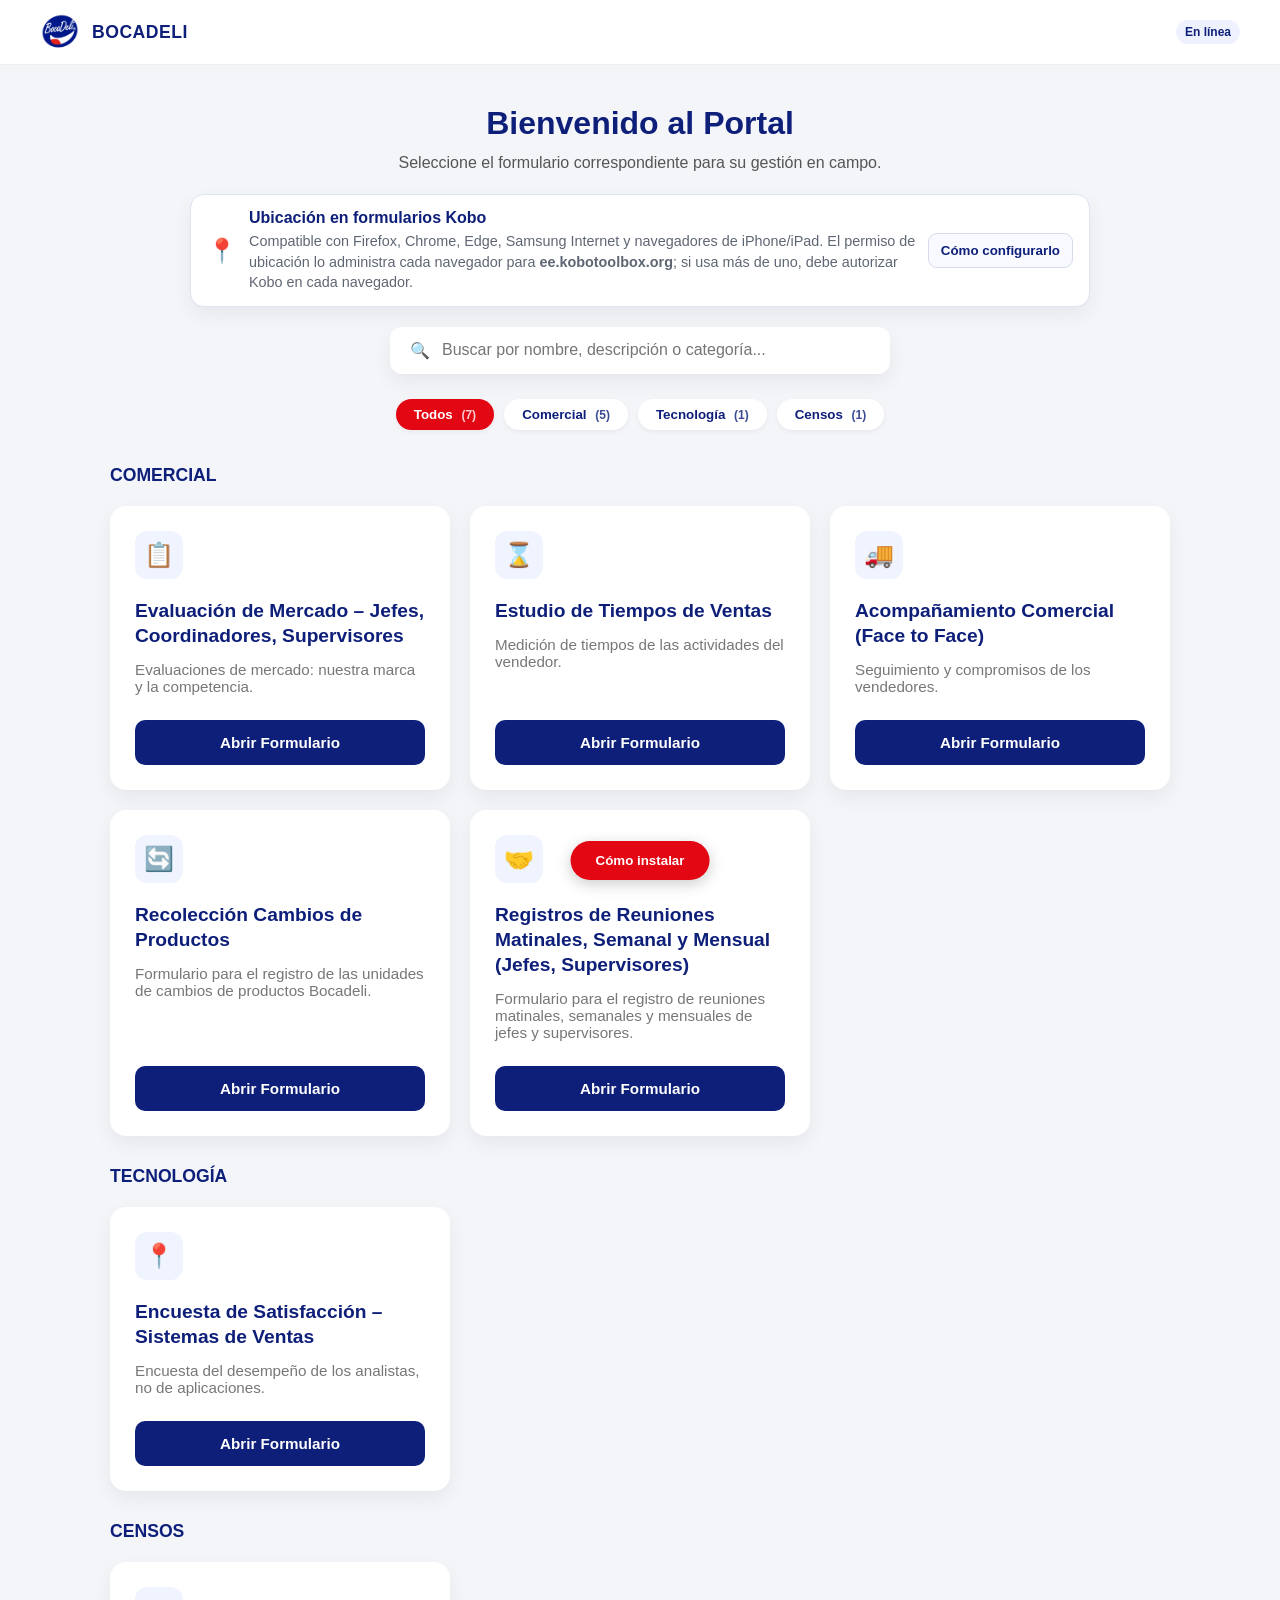
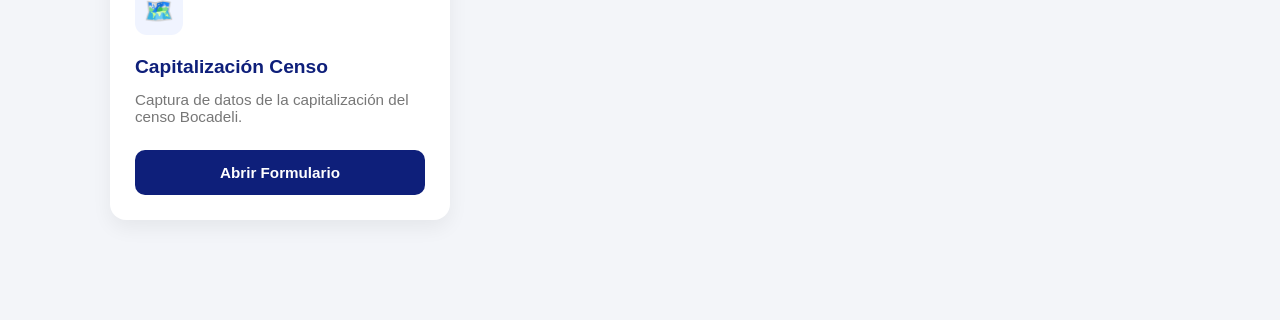
<file: index.html>
<!DOCTYPE html>
<html lang="es">
<head>
    <meta charset="UTF-8">
    <meta name="viewport" content="width=device-width, initial-scale=1.0, maximum-scale=1.0, user-scalable=no">
    <meta name="description" content="Portal de formularios de campo Bocadeli">
    <title>Portal de Formularios | Bocadeli</title>
    <link rel="stylesheet" href="style.css">
    <link rel="manifest" href="manifest.json">
    <meta name="theme-color" content="#0E1F7A">
    <link rel="icon" href="logo.png">
</head>
<body>

    <header class="navbar">
        <div class="navbar-content">
            <img src="logo.png" alt="Bocadeli" class="nav-logo">
            <span class="nav-title">BOCADELI</span>
            <span id="connectionStatus" class="connection-status" aria-live="polite">En línea</span>
        </div>
    </header>

    <main class="main-content">
        <section class="hero">
            <h1>Bienvenido al Portal</h1>
            <p>Seleccione el formulario correspondiente para su gestión en campo.</p>
        </section>

        <section class="location-notice" aria-label="Información de ubicación">
            <div class="location-notice-icon" aria-hidden="true">📍</div>
            <div class="location-notice-content">
                <strong>Ubicación en formularios Kobo</strong>
                <p>Compatible con Firefox, Chrome, Edge, Samsung Internet y navegadores de iPhone/iPad. El permiso de ubicación lo administra cada navegador para <b>ee.kobotoolbox.org</b>; si usa más de uno, debe autorizar Kobo en cada navegador.</p>
            </div>
            <button id="locationHelpBtn" type="button" class="btn-location-help">Cómo configurarlo</button>
        </section>

        <section class="search-area">
            <div class="search-box">
                <span class="search-icon" aria-hidden="true">🔍</span>
                <input type="search" id="searchInput" placeholder="Buscar por nombre, descripción o categoría..." autocomplete="off" aria-label="Buscar formularios">
            </div>
        </section>

        <nav class="filter-wrapper" aria-label="Categorías de formularios">
            <div id="filter-container" class="filter-container"></div>
        </nav>

        <div id="results-area" class="results-area" aria-live="polite"></div>
    </main>

    <button id="installBtn" class="btn-install hidden" type="button">Instalar Aplicación</button>

    <div id="locationModal" class="modal-overlay hidden" role="dialog" aria-modal="true" aria-hidden="true" aria-labelledby="locationModalTitle">
        <div class="modal-card">
            <button id="closeLocationModal" class="modal-close" type="button" aria-label="Cerrar">×</button>
            <h2 id="locationModalTitle">Configurar ubicación para Kobo</h2>
            <p class="modal-intro">El portal no está amarrado a un navegador específico. La ubicación la solicita el formulario de <strong>ee.kobotoolbox.org</strong> y cada navegador conserva sus propios permisos.</p>

            <h3 class="modal-subtitle">Android — Firefox, Chrome, Edge, Samsung Internet u otro navegador</h3>
            <ol class="location-steps">
                <li>Mantenga activa la ubicación del teléfono.</li>
                <li>En los permisos de Android para el navegador que esté usando, habilite <strong>Ubicación</strong> mientras se usa la aplicación y, si aparece, <strong>Ubicación precisa</strong>.</li>
                <li>Abra un formulario Kobo y autorice el acceso a la ubicación. Si el navegador ofrece una opción para <strong>recordar</strong> o <strong>mantener</strong> la decisión, actívela.</li>
                <li>En Firefox, si aparece <strong>“Recordar esta decisión”</strong>, márquela para evitar que el permiso quede únicamente temporal.</li>
            </ol>

            <h3 class="modal-subtitle">iPhone / iPad</h3>
            <ol class="location-steps">
                <li>Active <strong>Servicios de localización</strong> en iOS.</li>
                <li>Conceda ubicación al navegador que utilice (Safari, Firefox, Chrome u otro) mientras la app esté en uso.</li>
                <li>Al abrir Kobo, permita también la ubicación para el sitio. En Safari puede revisar el permiso del sitio desde la configuración de Safari o la configuración del sitio web.</li>
            </ol>

            <div class="modal-note">
                <strong>Importante:</strong> una página web no puede forzar un permiso de ubicación “para siempre”. La duración depende del navegador y del sistema operativo. Además, los permisos no se comparten entre Firefox, Chrome, Safari u otros navegadores; si una persona cambia de navegador, debe autorizar Kobo en ese navegador también.
            </div>
        </div>
    </div>

    <div id="installHelpModal" class="modal-overlay hidden" role="dialog" aria-modal="true" aria-hidden="true" aria-labelledby="installHelpTitle">
        <div class="modal-card">
            <button id="closeInstallHelp" class="modal-close" type="button" aria-label="Cerrar">×</button>
            <h2 id="installHelpTitle">Instalar el Portal Bocadeli</h2>
            <p id="installHelpText" class="modal-intro">Abra el menú de su navegador y busque una opción como “Instalar”, “Añadir a pantalla de inicio” o “Agregar a pantalla de inicio”. El nombre puede variar según el navegador y el teléfono.</p>
            <div class="modal-note">
                <strong>Nota:</strong> el portal puede usarse sin instalarlo. La instalación solo facilita el acceso desde el icono de la pantalla de inicio.
            </div>
        </div>
    </div>

    <script src="pwa.js" defer></script>
    <script src="app.js" defer></script>
</body>
</html>
</file>
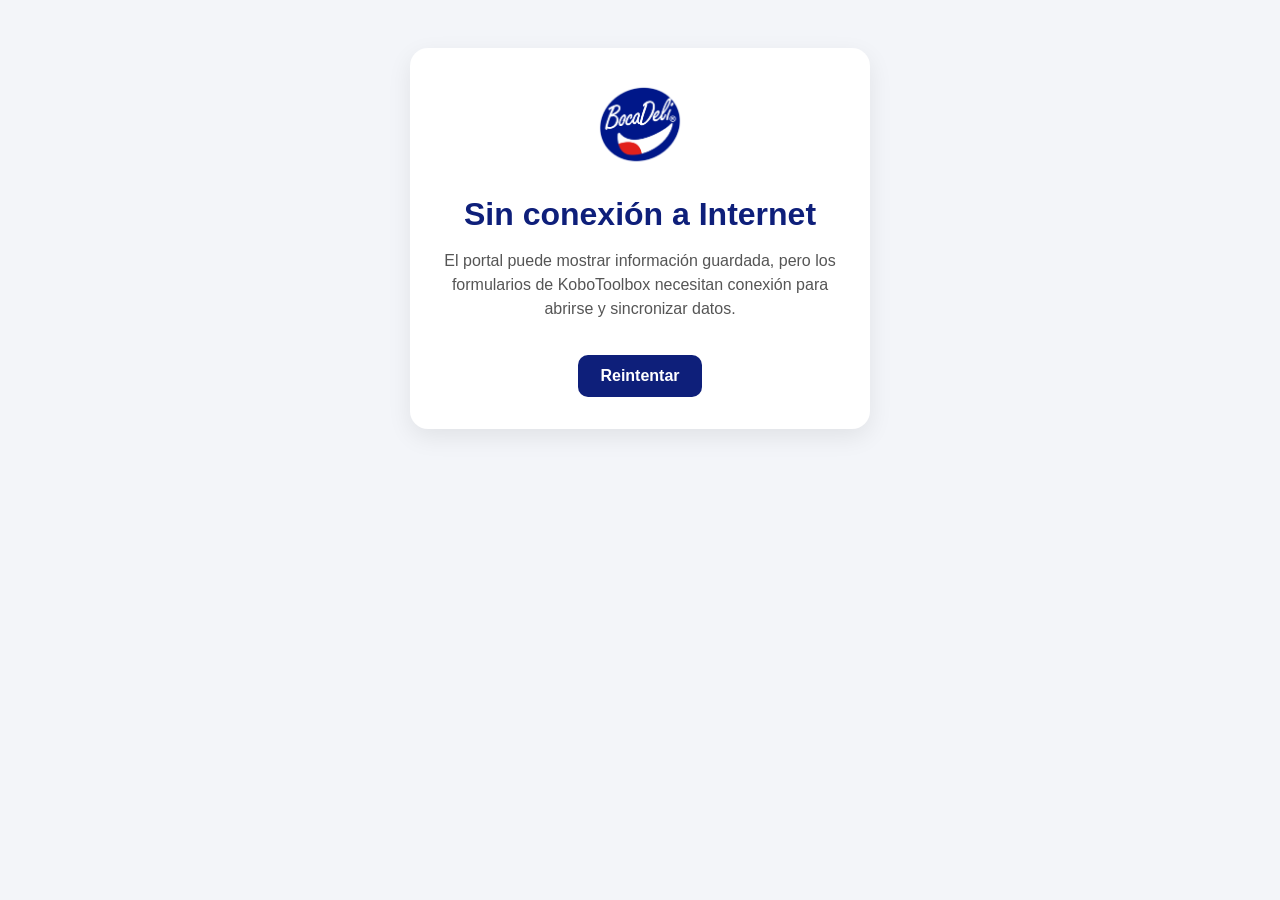
<file: offline.html>
<!DOCTYPE html>
<html lang="es">
<head>
    <meta charset="UTF-8">
    <meta name="viewport" content="width=device-width, initial-scale=1.0">
    <meta name="theme-color" content="#0E1F7A">
    <title>Sin conexión | Bocadeli</title>
    <style>
        * { box-sizing: border-box; }
        body { font-family: -apple-system, BlinkMacSystemFont, "Segoe UI", sans-serif; text-align: center; padding: 40px 20px; background: #F3F5F9; color: #1a1a1a; }
        .box { max-width: 460px; margin: 0 auto; background: white; border-radius: 18px; padding: 32px 24px; box-shadow: 0 8px 24px rgba(0,0,0,.08); }
        img { width: 92px; height: auto; margin-bottom: 12px; }
        h1 { color: #0E1F7A; margin: 8px 0 12px; }
        p { line-height: 1.5; color: #555; }
        .btn { display: inline-block; margin-top: 18px; background: #0E1F7A; color: white; padding: 12px 22px; text-decoration: none; border-radius: 10px; font-weight: 700; }
    </style>
</head>
<body>
    <div class="box">
        <img src="logo.png" alt="Bocadeli">
        <h1>Sin conexión a Internet</h1>
        <p>El portal puede mostrar información guardada, pero los formularios de KoboToolbox necesitan conexión para abrirse y sincronizar datos.</p>
        <a href="./index.html" class="btn">Reintentar</a>
    </div>
</body>
</html>
</file>
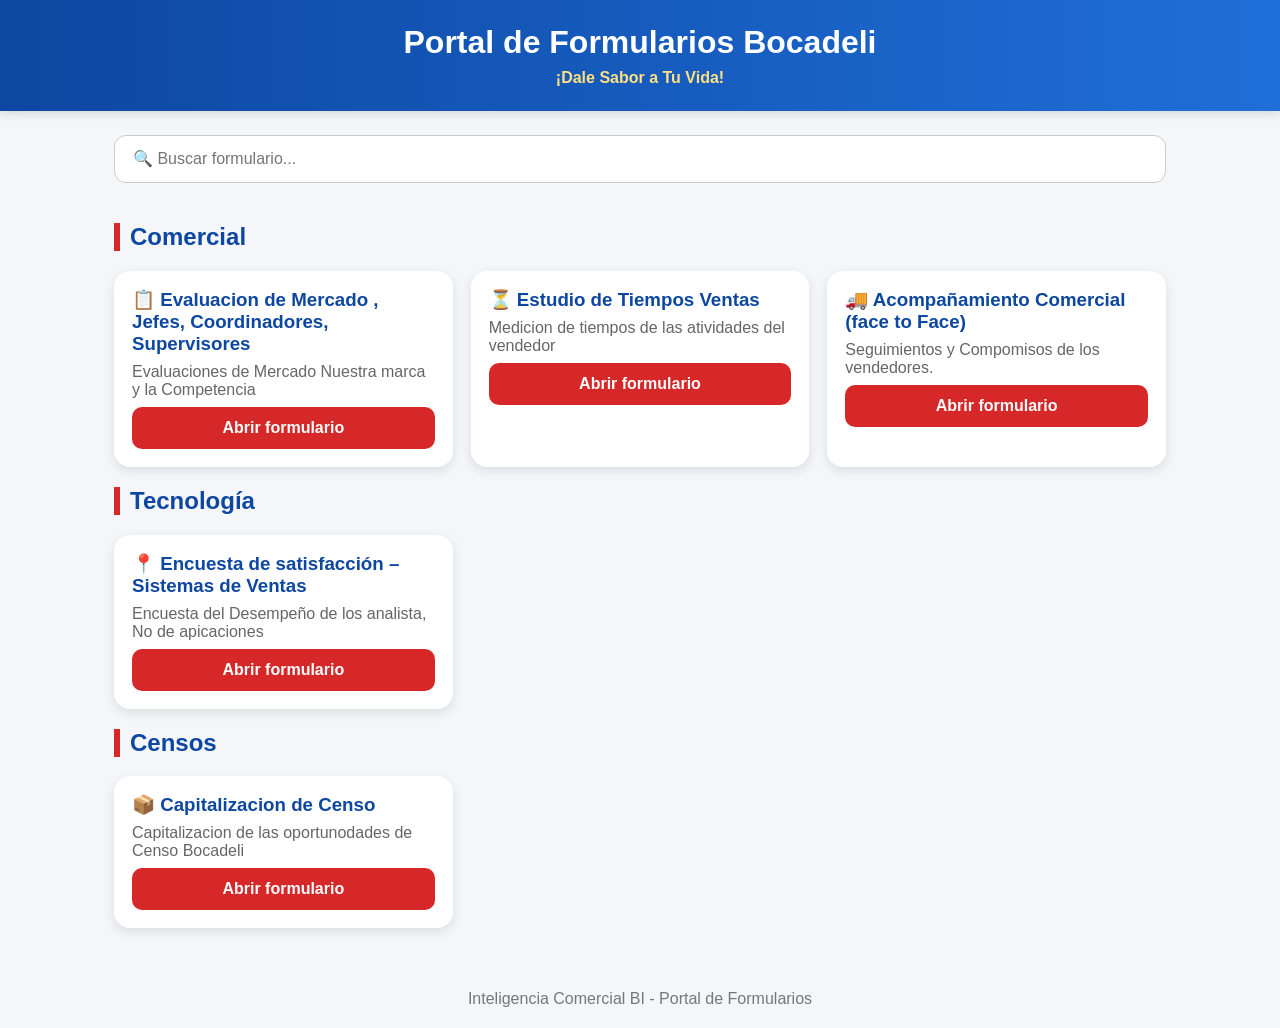
<file: Portal_Formularios_Bocadeli.html>
<!DOCTYPE html>
<html lang="es">
<head>
<meta charset="UTF-8">
<meta name="viewport" content="width=device-width, initial-scale=1.0">
<title>Portal de Formularios Bocadeli</title>
<style>
:root{
 --azul:#0d47a1;
 --rojo:#d62828;
 --amarillo:#f4c400;
 --gris:#f4f6f9;
}
*{box-sizing:border-box;font-family:Segoe UI,Arial,sans-serif}
body{margin:0;background:var(--gris);}
header{
background:linear-gradient(90deg,var(--azul),#1f6fd8);
color:#fff;padding:24px;text-align:center;
box-shadow:0 2px 10px rgba(0,0,0,.15)
}
header h1{margin:0;font-size:32px}
header p{margin:8px 0 0;color:#ffe082;font-weight:bold}
.container{max-width:1100px;margin:auto;padding:24px}
#buscar{
width:100%;padding:14px 18px;border-radius:12px;
border:1px solid #ccc;font-size:16px;margin-bottom:20px;
}
.cat{margin:18px 0}
.cat h2{color:var(--azul);border-left:6px solid var(--rojo);padding-left:10px}
.grid{
display:grid;
grid-template-columns:repeat(auto-fill,minmax(260px,1fr));
gap:18px;
}
.card{
background:#fff;border-radius:16px;padding:18px;
box-shadow:0 4px 12px rgba(0,0,0,.1);
transition:.2s;
}
.card:hover{transform:translateY(-4px)}
.card h3{margin:0;color:var(--azul)}
.card p{margin:8px 0;color:#666}
.btn{
display:block;text-align:center;
background:var(--rojo);color:#fff;
padding:12px;border-radius:10px;
text-decoration:none;font-weight:bold;
}
footer{text-align:center;color:#777;padding:20px}
</style>
</head>
<body>

<header>
<h1>Portal de Formularios Bocadeli</h1>
<p>¡Dale Sabor a Tu Vida!</p>
</header>

<div class="container">
<input id="buscar" placeholder="🔍 Buscar formulario...">

<div id="contenido"></div>
</div>

<footer>
Inteligencia Comercial BI - Portal de Formularios
</footer>

<script>

// ===== SOLO EDITA ESTA LISTA =====
const formularios=[

{categoria:"Comercial",nombre:"Evaluacion de Mercado , Jefes, Coordinadores, Supervisores",icono:"📋",descripcion:"Evaluaciones de Mercado Nuestra marca y la Competencia",url:"https://ee.kobotoolbox.org/x/xjILeZWO"},

{categoria:"Comercial",nombre:"Estudio de Tiempos Ventas",icono:"⏳",descripcion:"Medicion de tiempos de las atividades del vendedor",url:"https://ee.kobotoolbox.org/x/Ns5ZGvxy"},

{categoria:"Comercial",nombre:"Acompañamiento Comercial (face to Face)",icono:"🚚",descripcion:"Seguimientos y Compomisos de los vendedores.",url:"https://ee.kobotoolbox.org/x/BVOSoxFt"},

{categoria:"Tecnología",nombre:"Encuesta de satisfacción – Sistemas de Ventas",icono:"📍",descripcion:"Encuesta del Desempeño de los analista, No de apicaciones",url:"https://ee.kobotoolbox.org/x/dJZCSfoc"},

{categoria:"Censos",nombre:"Capitalizacion de Censo",icono:"📦",descripcion:"Capitalizacion de las oportunodades de Censo Bocadeli",url:"https://ee.kobotoolbox.org/x/BXG2L4Yx"}

];

// ================================

function render(lista){

const cont=document.getElementById("contenido");
cont.innerHTML="";

const categorias=[...new Set(lista.map(x=>x.categoria))];

categorias.forEach(cat=>{

const sec=document.createElement("div");
sec.className="cat";

sec.innerHTML=`<h2>${cat}</h2><div class="grid"></div>`;

const grid=sec.querySelector(".grid");

lista.filter(x=>x.categoria===cat).forEach(f=>{

grid.innerHTML+=`
<div class="card">
<h3>${f.icono} ${f.nombre}</h3>
<p>${f.descripcion}</p>
<a class="btn" href="${f.url}" target="_blank">Abrir formulario</a>
</div>`;

});

cont.appendChild(sec);

});

}

render(formularios);

document.getElementById("buscar").addEventListener("keyup",e=>{

const t=e.target.value.toLowerCase();

render(formularios.filter(f=>

f.nombre.toLowerCase().includes(t) ||
f.categoria.toLowerCase().includes(t)

));

});

</script>

</body>
</html>
</file>
<file: style.css>
:root {
    --azul: #0E1F7A;
    --rojo: #E30613;
    --bg: #F3F5F9;
    --white: #ffffff;
    --text: #1a1a1a;
    --shadow: 0 8px 20px rgba(0,0,0,0.06);
}

* { box-sizing: border-box; margin: 0; padding: 0; }

body {
    font-family: -apple-system, BlinkMacSystemFont, "Segoe UI", Roboto, Helvetica, Arial, sans-serif;
    background-color: var(--bg);
    color: var(--text);
    padding-bottom: 50px;
}

/* Navbar limpio como tu captura */
.navbar {
    background: var(--white);
    padding: 12px 20px;
    border-bottom: 1px solid #eee;
    position: sticky;
    top: 0;
    z-index: 1000;
}

.navbar-content {
    display: flex;
    align-items: center;
    gap: 12px;
    max-width: 1200px;
    margin: 0 auto;
}

.nav-logo { height: 40px; }
.nav-title { font-weight: 800; color: var(--azul); font-size: 1.1rem; letter-spacing: 0.5px; }

/* Hero Section */
.hero {
    text-align: center;
    padding: 40px 20px 20px;
    max-width: 800px;
    margin: 0 auto;
}

.hero h1 { color: var(--azul); font-size: 2rem; margin-bottom: 10px; }
.hero p { color: #555; font-size: 1rem; line-height: 1.4; }

/* Buscador corregido para móviles */
.search-area {
    padding: 10px 20px;
    display: flex;
    justify-content: center;
}

.search-box {
    background: var(--white);
    width: 100%;
    max-width: 500px;
    padding: 14px 20px;
    border-radius: 12px;
    box-shadow: var(--shadow);
    display: flex;
    align-items: center;
    gap: 12px;
}

.search-box input {
    border: none;
    outline: none;
    width: 100%;
    font-size: 16px;
}

/* Filtros con scroll lateral en móviles */
.filter-wrapper {
    overflow-x: auto;
    padding: 15px 20px;
    display: flex;
    justify-content: center;
    -webkit-overflow-scrolling: touch;
}

.filter-container {
    display: flex;
    gap: 10px;
}

.filter-btn {
    padding: 8px 18px;
    border-radius: 20px;
    border: none;
    background: var(--white);
    color: var(--azul);
    font-weight: 700;
    white-space: nowrap;
    cursor: pointer;
    box-shadow: 0 2px 5px rgba(0,0,0,0.05);
}

.filter-btn.active {
    background: var(--rojo);
    color: var(--white);
}

.count-badge {
    font-size: 0.75rem;
    opacity: 0.8;
    margin-left: 5px;
}

/* Cards como tu captura */
.results-area {
    max-width: 1100px;
    margin: 0 auto;
    padding: 20px;
}

.category-group { margin-bottom: 30px; }

.category-title {
    font-size: 1.1rem;
    font-weight: 800;
    color: var(--azul);
    margin-bottom: 20px;
    display: flex;
    align-items: center;
    gap: 8px;
    text-transform: uppercase;
}

.grid {
    display: grid;
    grid-template-columns: repeat(auto-fill, minmax(300px, 1fr));
    gap: 20px;
}

.card {
    background: var(--white);
    border-radius: 16px;
    padding: 25px;
    box-shadow: var(--shadow);
    display: flex;
    flex-direction: column;
}

.card-icon {
    width: 48px;
    height: 48px;
    background: #f0f4ff;
    border-radius: 12px;
    display: flex;
    align-items: center;
    justify-content: center;
    font-size: 24px;
    margin-bottom: 20px;
}

.card h3 { 
    color: var(--azul); 
    font-size: 1.2rem; 
    margin-bottom: 12px;
    line-height: 1.3;
}

.card p { 
    color: #777; 
    font-size: 0.95rem; 
    margin-bottom: 25px; 
    flex-grow: 1; 
}

.btn-form {
    background: var(--azul);
    color: var(--white);
    text-decoration: none;
    text-align: center;
    padding: 14px;
    border: none;
    border-radius: 10px;
    font-weight: 700;
    font-size: 0.95rem;
    cursor: pointer;
}

.btn-form:hover, .btn-form:focus-visible {
    filter: brightness(1.08);
}

.empty-state {
    text-align: center;
    padding: 40px 20px;
    color: #6b7280;
}

.connection-status {
    margin-left: auto;
    padding: 5px 9px;
    border-radius: 999px;
    font-size: 0.75rem;
    font-weight: 700;
    background: #eef2ff;
    color: var(--azul);
}

.connection-status.offline {
    background: #fff1f2;
    color: #b42318;
}

.location-notice {
    max-width: 900px;
    margin: 0 auto 10px;
    padding: 14px 16px;
    background: #ffffff;
    border: 1px solid #dde4f2;
    border-radius: 14px;
    display: grid;
    grid-template-columns: auto 1fr auto;
    align-items: center;
    gap: 12px;
    box-shadow: var(--shadow);
}

.location-notice-icon {
    font-size: 24px;
}

.location-notice-content strong {
    color: var(--azul);
}

.location-notice-content p {
    color: #5f6673;
    font-size: 0.9rem;
    margin-top: 4px;
    line-height: 1.4;
}

.btn-location-help {
    border: 1px solid #d5dbea;
    background: #f8faff;
    color: var(--azul);
    border-radius: 9px;
    padding: 9px 12px;
    font-weight: 700;
    cursor: pointer;
    white-space: nowrap;
}

.modal-open { overflow: hidden; }

.modal-overlay {
    position: fixed;
    inset: 0;
    z-index: 3000;
    background: rgba(10, 19, 50, 0.58);
    display: flex;
    align-items: center;
    justify-content: center;
    padding: 20px;
}

.modal-card {
    position: relative;
    width: min(620px, 100%);
    max-height: 88vh;
    overflow-y: auto;
    background: #fff;
    border-radius: 18px;
    padding: 28px;
    box-shadow: 0 24px 70px rgba(0,0,0,.22);
}

.modal-card h2 {
    color: var(--azul);
    margin-bottom: 12px;
    padding-right: 32px;
}

.modal-intro {
    color: #4b5563;
    line-height: 1.55;
}

.modal-close {
    position: absolute;
    top: 12px;
    right: 14px;
    border: none;
    background: transparent;
    color: #6b7280;
    font-size: 30px;
    line-height: 1;
    cursor: pointer;
}


.modal-subtitle {
    color: var(--azul);
    font-size: 1rem;
    margin-top: 20px;
    margin-bottom: 6px;
}

.location-steps {
    margin: 18px 0;
    padding-left: 24px;
    color: #374151;
    line-height: 1.55;
}

.location-steps li + li { margin-top: 9px; }

.modal-note {
    background: #f3f6ff;
    color: #344054;
    border-left: 4px solid var(--azul);
    padding: 12px 14px;
    border-radius: 8px;
    line-height: 1.45;
}

/* Botón Instalar */
.btn-install {
    position: fixed; bottom: 20px; left: 50%;
    transform: translateX(-50%);
    background: var(--rojo); color: white; border: none;
    padding: 12px 25px; border-radius: 30px;
    font-weight: bold; box-shadow: 0 4px 15px rgba(0,0,0,0.2);
}

.hidden { display: none !important; }

/* Ajustes para móviles */
@media (max-width: 600px) {
    .filter-wrapper { justify-content: flex-start; }
    .hero { padding-top: 28px; }
    .hero h1 { font-size: 1.6rem; }
    .grid { grid-template-columns: 1fr; }
    .navbar-content { justify-content: flex-start; }
    .connection-status { margin-left: auto; }
    .location-notice {
        margin: 0 16px 8px;
        grid-template-columns: auto 1fr;
        align-items: start;
    }
    .btn-location-help {
        grid-column: 1 / -1;
        width: 100%;
    }
    .modal-card { padding: 24px 20px; }
}
</file>
